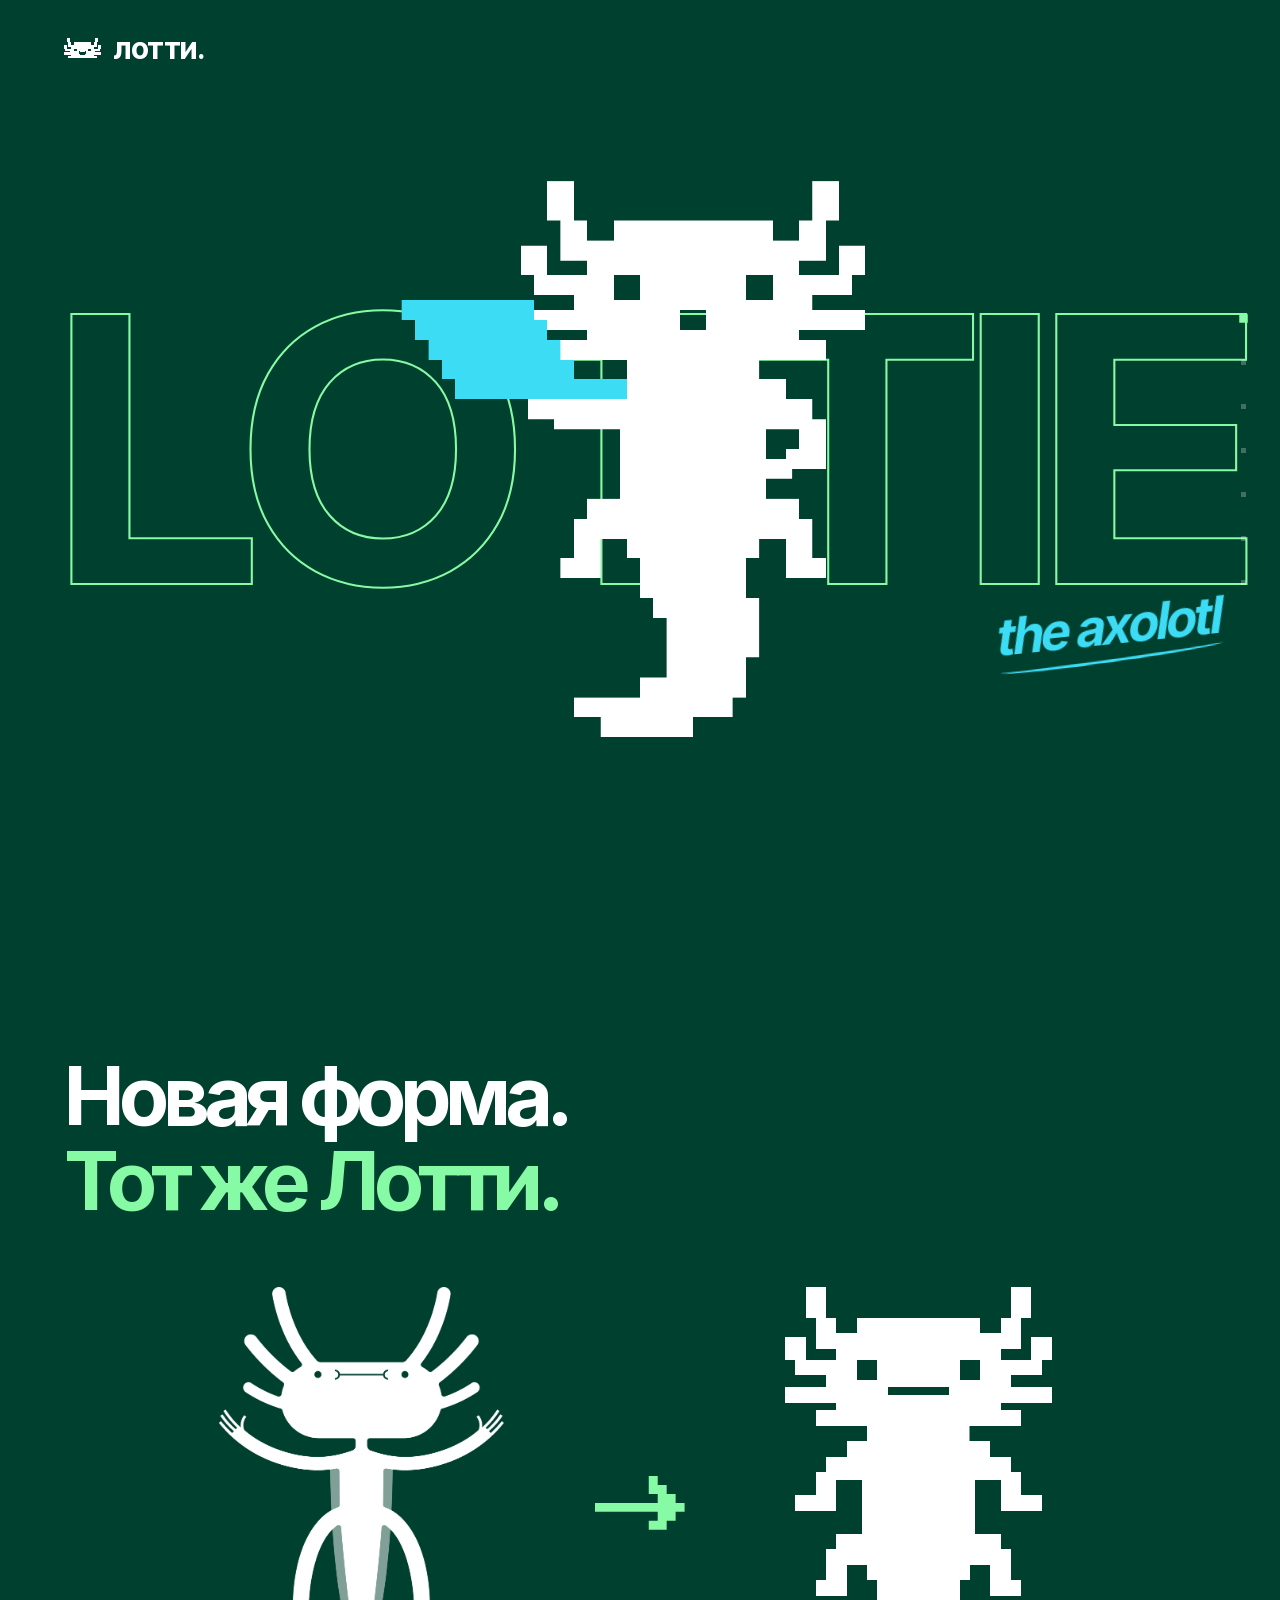
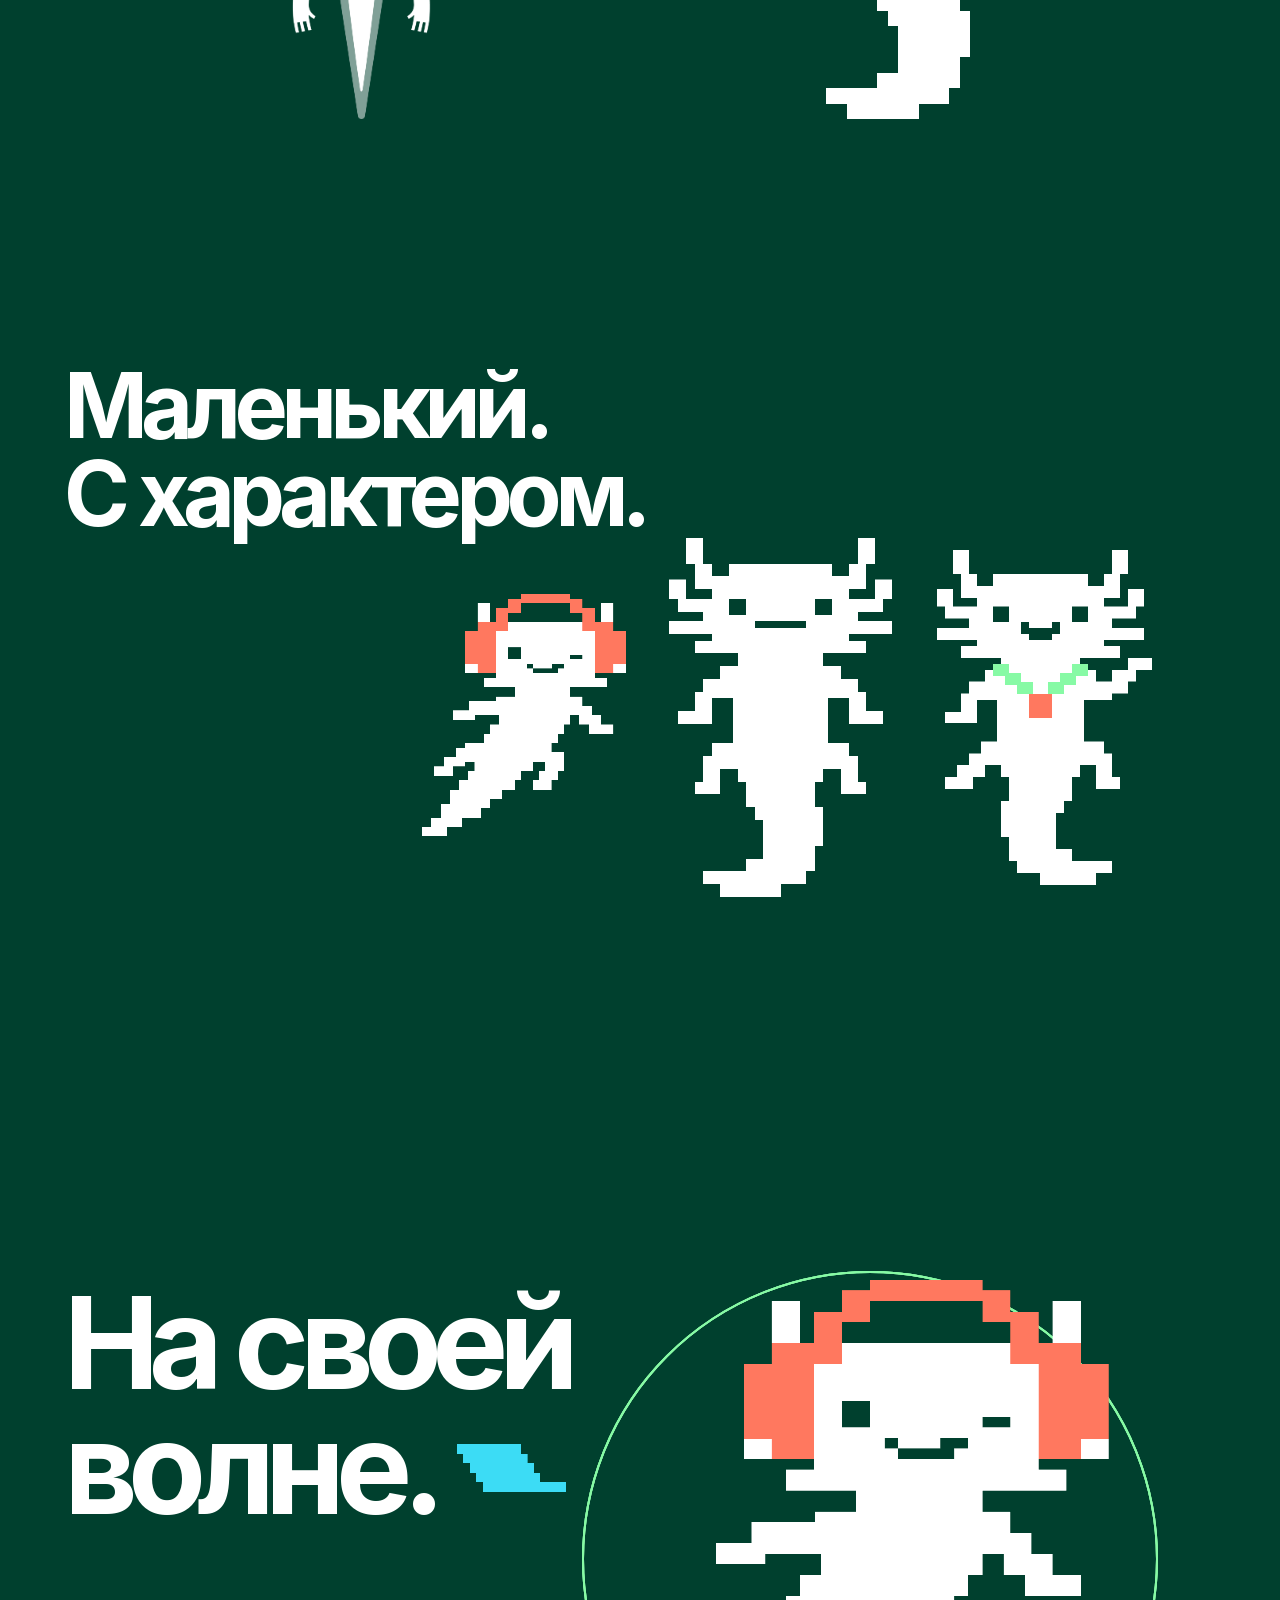
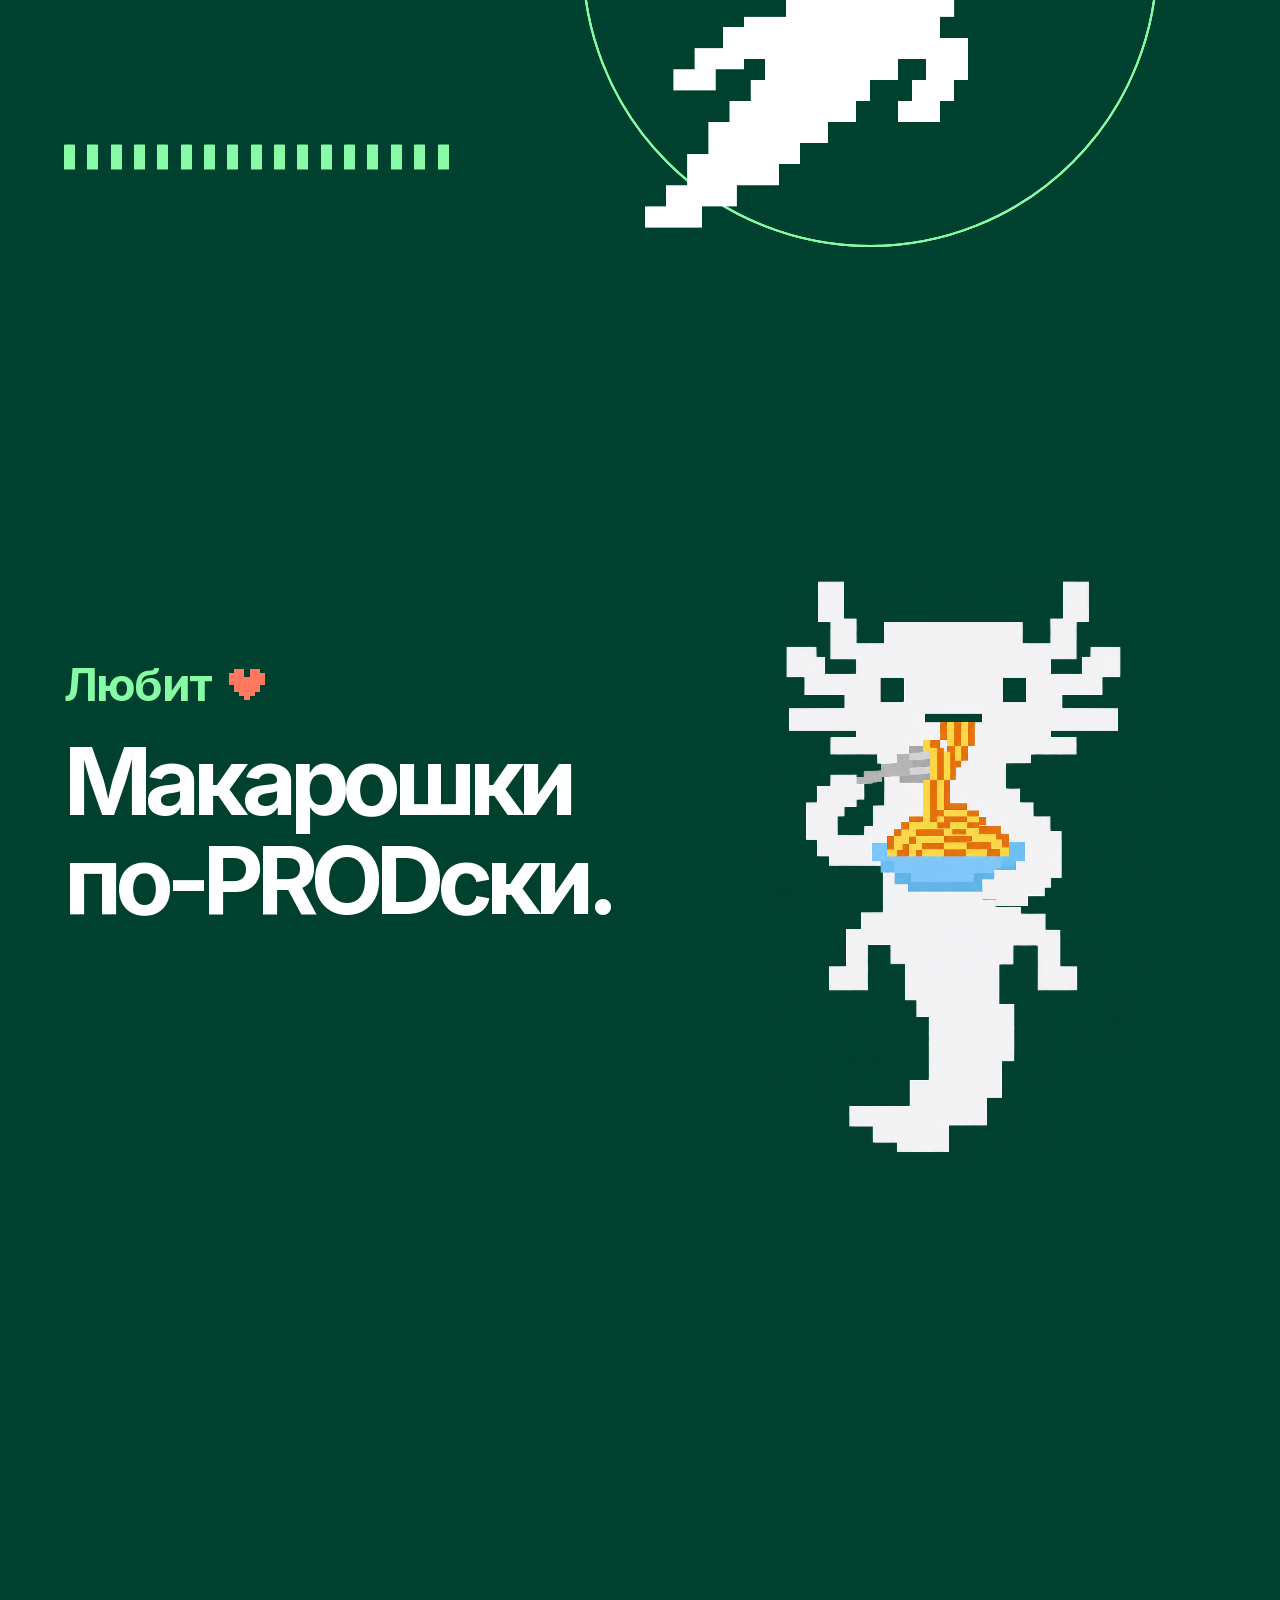
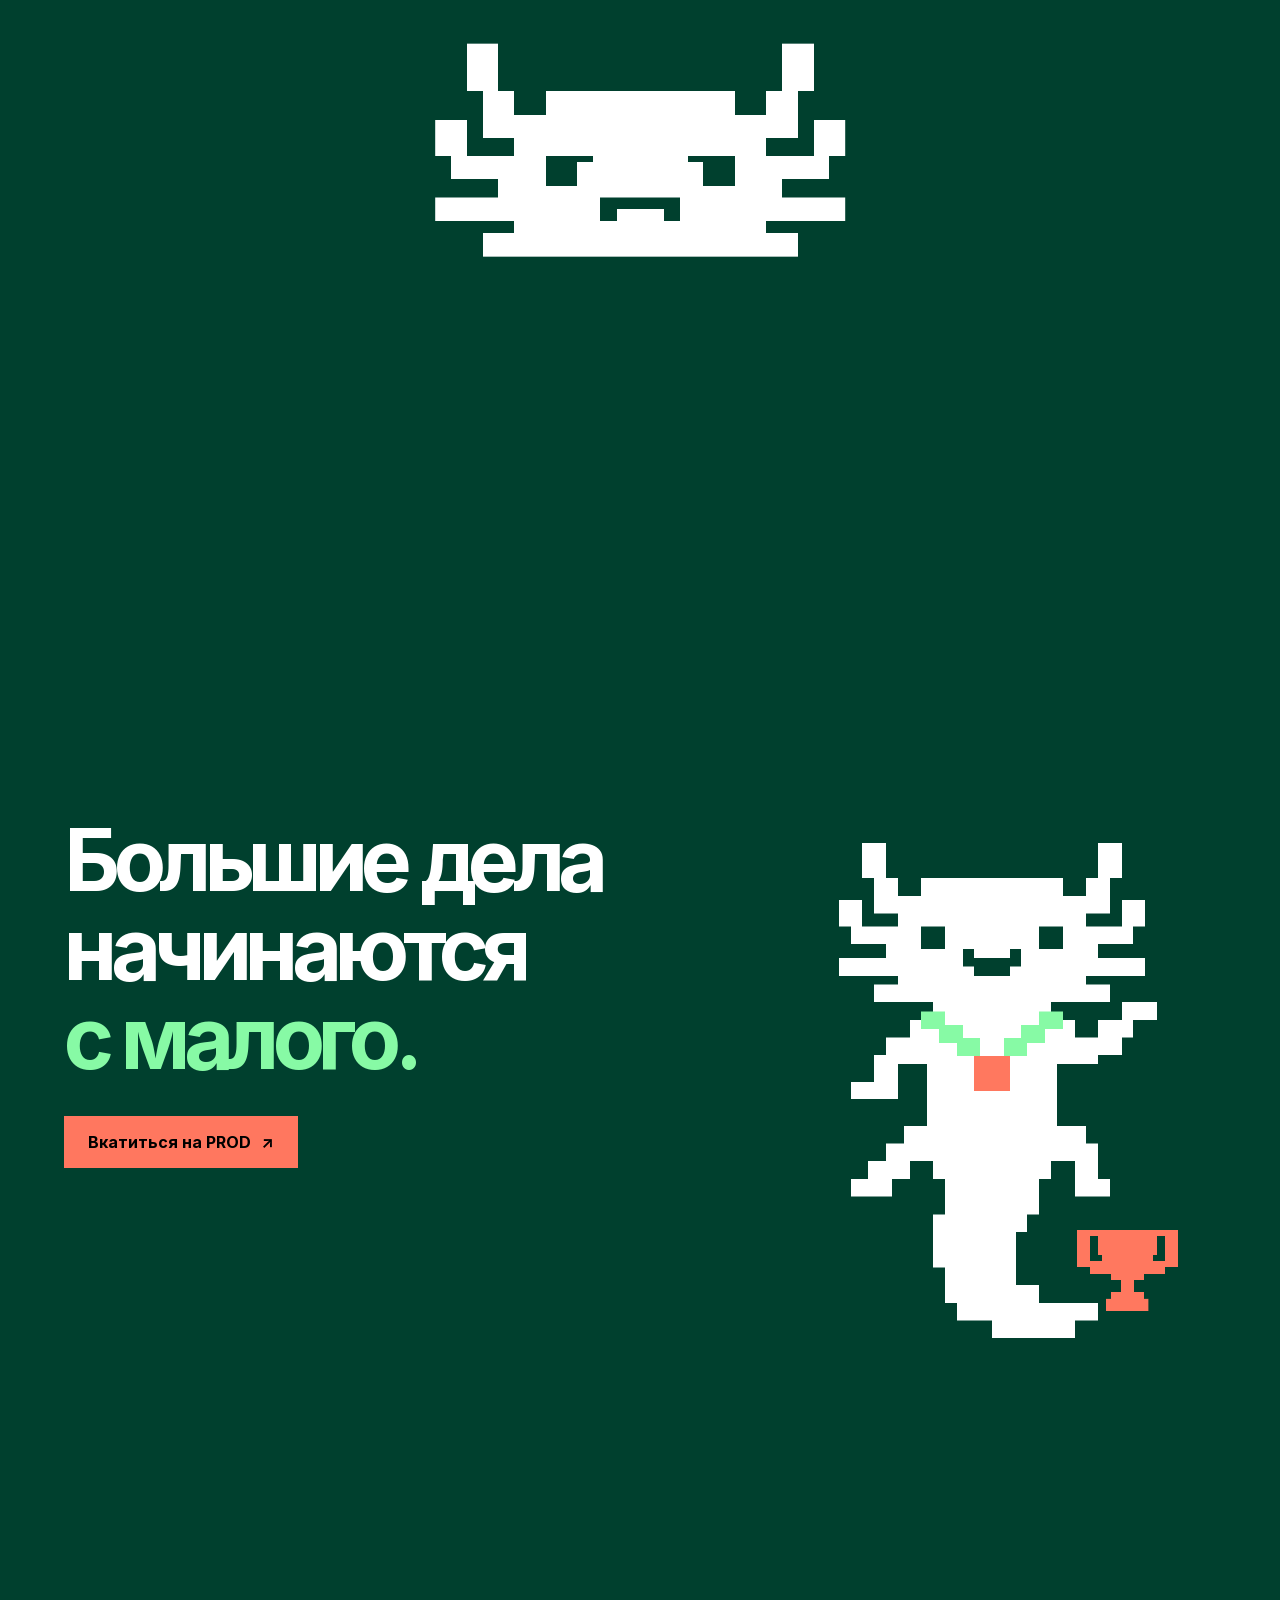
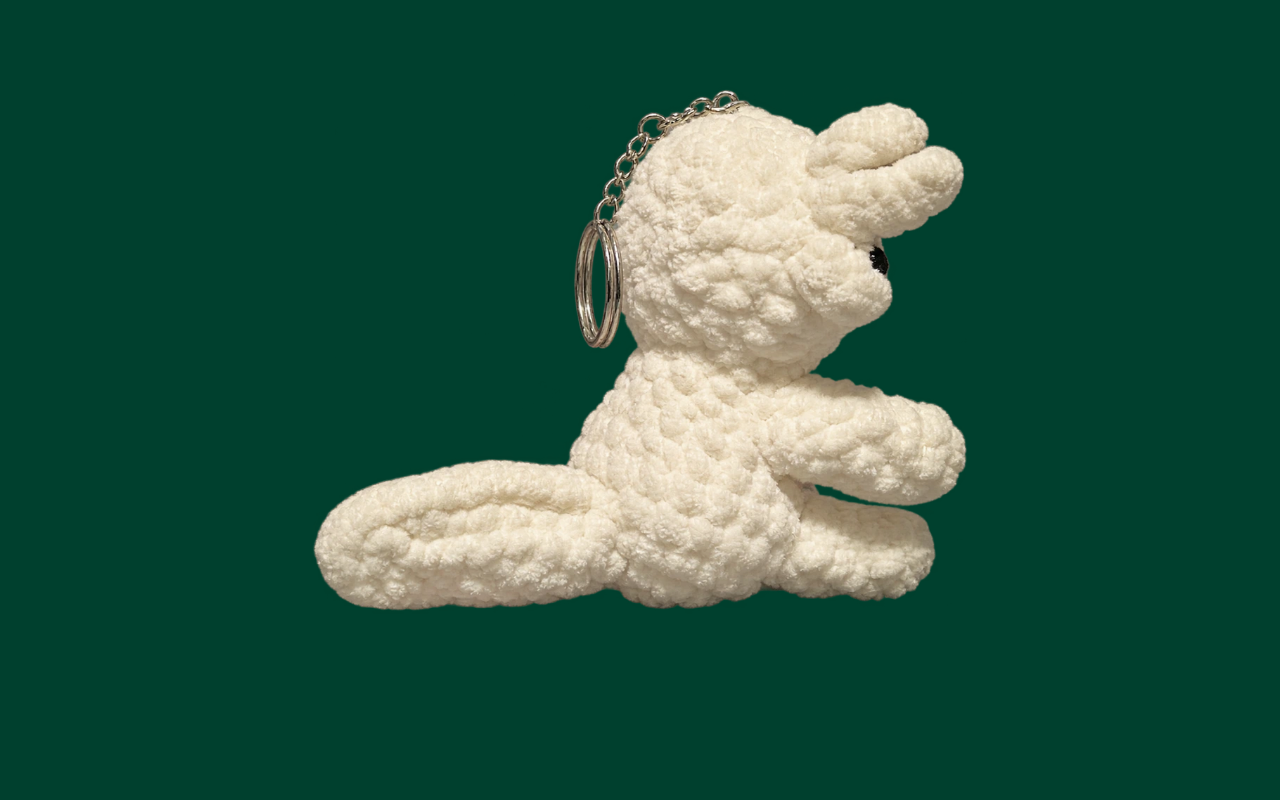
<file: index.html>
<!doctype html>
<html lang="ru" data-type="software">
<head>
  <meta charset="utf-8">
  <meta name="viewport" content="width=device-width, initial-scale=1">
  <meta name="theme-color" content="#00402E">
  <meta name="description" content="Знакомься, Лотти. Маленький аксолотль, большой характер и целая орбита эмоций.">
  <meta name="page-type" content="software"><meta name="site-kind" content="software">
  <meta property="og:title" content="Лотти. Весь спектр эмоций.">
  <meta property="og:description" content="История, характер и целая орбита эмоций любопытного аксолотля.">
  <meta property="og:type" content="website"><meta property="og:image" content="images/lottie/lotti_02.png">
  <title>Лотти.</title>
  <link rel="icon" href="images/favicon.svg" type="image/svg+xml" sizes="any">
  <link rel="preload" href="fonts/Inter-Bold.woff2" as="font" type="font/woff2" crossorigin>
  <link rel="stylesheet" href="style.css"><script src="script.js" defer></script>
</head>
<body>
  <a class="skip-link" href="#hello">К содержанию</a>
  <header class="site-header">
    <a class="wordmark" href="#hello" aria-label="Лотти — в начало"><img src="images/lottie-emoji/emoji_07.png" width="1300" height="675" alt="">лотти.</a>
  </header>
  <main id="main">
    <section class="slide hello is-active" id="hello" aria-labelledby="hello-title">
      <div class="hero-type"><h1 id="hello-title" tabindex="-1" aria-label="LOTTIE"><span aria-hidden="true" style="--letter:0">L</span><span aria-hidden="true" style="--letter:1">O</span><span aria-hidden="true" style="--letter:2">T</span><span aria-hidden="true" style="--letter:3">T</span><span aria-hidden="true" style="--letter:4">I</span><span aria-hidden="true" style="--letter:5">E</span></h1></div>
      <div class="hero-art"><img class="sprite" src="images/lottie/lotti_02.png" width="1253" height="1514" alt="Лотти машет голубым флажком"></div>
      <p class="hero-caption" lang="en">the axolotl</p>
    </section>
    <section class="slide evolution" id="evolution" aria-labelledby="evolution-title">
      <h2 id="evolution-title">Новая форма.<br><span>Тот же Лотти.</span></h2>
      <div class="evolution-stage">
        <img class="evolution-old" src="images/lottie/lottie_old.png" width="1435" height="2174" alt="Старый Лотти — белый аксолотль с плавными линиями">
        <svg class="evolution-arrow" viewBox="0 0 80 48" aria-hidden="true" focusable="false"><path fill="currentColor" d="M48 0h8v8h8v8h8v8h8v8h-8v8h-8v8H48v-8h8v-8H0v-8h56v-8h-8z"/></svg>
        <img class="evolution-new sprite" src="images/lottie/lotti_01.png" width="780" height="1260" alt="Новый Лотти — белый аксолотль в пиксельном стиле">
      </div>
    </section>
    <section class="slide character" id="character" aria-labelledby="character-title">
      <h2 id="character-title">Маленький.<br>С характером.</h2>
      <div class="character-cast">
        <div class="cast-member"><img class="sprite" src="images/lottie/lotti_03.png" width="1251" height="1383" alt="Лотти в наушниках"></div>
        <div class="cast-member"><img class="sprite" src="images/lottie/lotti_01.png" width="780" height="1260" alt="Добродушный Лотти"></div>
        <div class="cast-member"><img class="sprite" src="images/lottie/lotti_04.png" width="840" height="1305" alt="Лотти с медалью"></div>
      </div>
    </section>
    <section class="slide rhythm" id="puzzle" aria-labelledby="rhythm-title">
      <h2 id="rhythm-title">На своей<br><span class="rhythm-title-line">волне. <img class="pixel-object rhythm-note" src="images/emoji/pixel-lightning.png" width="1859" height="820" alt="" aria-hidden="true"></span></h2>
      <div class="sound-rings" aria-hidden="true"><span></span><span></span><span></span></div>
      <div class="rhythm-art"><img class="sprite" src="images/lottie/lotti_03.png" width="1251" height="1383" alt="Лотти в наушниках покачивается в ритм"></div>
      <div class="equalizer" aria-hidden="true"><i style="--beat:0"></i><i style="--beat:1"></i><i style="--beat:2"></i><i style="--beat:3"></i><i style="--beat:4"></i><i style="--beat:5"></i><i style="--beat:6"></i><i style="--beat:7"></i><i style="--beat:8"></i><i style="--beat:9"></i><i style="--beat:10"></i><i style="--beat:11"></i><i style="--beat:12"></i><i style="--beat:13"></i><i style="--beat:14"></i><i style="--beat:15"></i><i style="--beat:16"></i></div>
    </section>
    <section class="slide pasta" id="pasta" aria-labelledby="pasta-title">
      <h2 id="pasta-title"><span>Любит <img class="pixel-object pasta-heart" src="images/emoji/pixel-heart.png" width="957" height="820" alt="" aria-hidden="true"></span>Макарошки<br>по-PRODски.</h2>
      <div class="pasta-scene">
        <img class="pasta-mascot sprite" src="images/lottie/lottie_05.png" width="1086" height="1448" alt="Лотти ест любимые макарошки">
      </div>
    </section>
    <section class="slide moods" id="moods" aria-labelledby="moods-title">
      <div class="emotion-universe" id="emotion-universe">
        <div class="orbit-guide" aria-hidden="true"></div>
        <div class="emotion-orbit" aria-hidden="true">
          <div class="orbit-slot" style="--angle:0deg;--order:0"><div class="orbit-position"><div class="orbit-upright"><img src="images/lottie-emoji/emoji_01.png" width="1300" height="675" alt=""></div></div></div>
          <div class="orbit-slot" style="--angle:30deg;--order:1"><div class="orbit-position"><div class="orbit-upright"><img src="images/lottie-emoji/emoji_02.png" width="1300" height="675" alt=""></div></div></div>
          <div class="orbit-slot" style="--angle:60deg;--order:2"><div class="orbit-position"><div class="orbit-upright"><img src="images/lottie-emoji/emoji_03.png" width="1300" height="675" alt=""></div></div></div>
          <div class="orbit-slot" style="--angle:90deg;--order:3"><div class="orbit-position"><div class="orbit-upright"><img src="images/lottie-emoji/emoji_04.png" width="1300" height="675" alt=""></div></div></div>
          <div class="orbit-slot" style="--angle:120deg;--order:4"><div class="orbit-position"><div class="orbit-upright"><img src="images/lottie-emoji/emoji_05.png" width="1300" height="675" alt=""></div></div></div>
          <div class="orbit-slot" style="--angle:150deg;--order:5"><div class="orbit-position"><div class="orbit-upright"><img src="images/lottie-emoji/emoji_06.png" width="1300" height="675" alt=""></div></div></div>
          <div class="orbit-slot" style="--angle:180deg;--order:6"><div class="orbit-position"><div class="orbit-upright"><img src="images/lottie-emoji/emoji_07.png" width="1300" height="675" alt=""></div></div></div>
          <div class="orbit-slot" style="--angle:210deg;--order:7"><div class="orbit-position"><div class="orbit-upright"><img src="images/lottie-emoji/emoji_08.png" width="1300" height="675" alt=""></div></div></div>
          <div class="orbit-slot" style="--angle:240deg;--order:8"><div class="orbit-position"><div class="orbit-upright"><img src="images/lottie-emoji/emoji_09.png" width="1300" height="675" alt=""></div></div></div>
          <div class="orbit-slot" style="--angle:270deg;--order:9"><div class="orbit-position"><div class="orbit-upright"><img src="images/lottie-emoji/emoji_10.png" width="1300" height="675" alt=""></div></div></div>
          <div class="orbit-slot" style="--angle:300deg;--order:10"><div class="orbit-position"><div class="orbit-upright"><img src="images/lottie-emoji/emoji_11.png" width="1300" height="675" alt=""></div></div></div>
          <div class="orbit-slot" style="--angle:330deg;--order:11"><div class="orbit-position"><div class="orbit-upright"><img src="images/lottie-emoji/emoji_12.png" width="1300" height="675" alt=""></div></div></div>
        </div>
        <img class="emotion-central sprite" id="emotion-central" src="images/lottie-emoji/emoji_01.png" width="1300" height="675" alt="Двенадцать выражений Лотти сменяются и собираются в круг">
        <div class="emotion-title">
          <h2 id="moods-title">Чувствовать.<br>Всё.</h2>
          <div class="mood-memory"><div class="mood-memory-date"><img class="pixel-object" src="images/emoji/pixel-clock.png" width="957" height="820" alt=""><time datetime="2025-11-23">23.11.2025</time></div><p>Москва, ЦУ</p></div>
        </div>
      </div>

      <noscript><style>.emotion-central{display:none}.emotion-title{opacity:1}.orbit-position{transform:translate(-50%,-50%) translateX(var(--radius)) scale(1);opacity:1}.emotion-orbit,.orbit-upright{animation:none}</style></noscript>
    </section>
    <section class="slide finale" id="curiosity" aria-labelledby="finale-title">
      <div class="finale-copy">
        <h2 id="finale-title">Большие дела<br>начинаются<br><span>с малого.</span></h2>
        <a class="prod-button" href="https://prodcontest.com" target="_blank" rel="noopener noreferrer">Вкатиться на PROD <span aria-hidden="true">↗</span></a>
      </div>
      <div class="finale-art"><img class="sprite" src="images/lottie/lotti_04.png" width="840" height="1305" alt="Лотти готов к новым открытиям"><img class="trophy sprite" src="images/emoji/pixel-trophy.png" width="1012" height="820" alt="Пиксельный кубок"></div>
    </section>
    <section class="slide spin-slide" id="spin" aria-label="Лотти вращается" tabindex="-1">
      <img src="images/lottie/lottie_spin.webp" width="1024" height="1024" alt="Вращающийся плюшевый Лотти">
    </section>
  </main>

  <nav class="chapter-nav" aria-label="Слайды"><a href="#hello" aria-label="Знакомство" aria-current="location"><span></span></a><a href="#evolution" aria-label="Из старого Лотти в пиксельного"><span></span></a><a href="#character" aria-label="Характер"><span></span></a><a href="#puzzle" aria-label="На своей волне"><span></span></a><a href="#pasta" aria-label="Макарошки по-PRODски"><span></span></a><a href="#moods" aria-label="Чувствовать всё — 23.11.2025, Москва, ЦУ"><span></span></a><a href="#curiosity" aria-label="Большие дела"><span></span></a></nav>
</body>
</html>
</file>
<file: style.css>
@font-face {
  font-family:Inter;
  src:url('fonts/Inter-Regular.woff2') format('woff2');
  font-weight:400;
  font-display:swap
}
@font-face {
  font-family:Inter;
  src:url('fonts/Inter-Bold.woff2') format('woff2');
  font-weight:700;
  font-display:swap
}
:root {
  --green:#00402e;
  --mint:#87faa5;
  --cyan:#3cdcf5;
  --coral:#ff785f;
  --white:#fff;
  --ink:#111;
  --muted:#b5cec3;
  --edge:clamp(24px,5vw,80px);
  --ease:cubic-bezier(.22,.8,.22,1)
}
* {
  box-sizing:border-box
}
html {
  scroll-snap-type:y mandatory;
  scrollbar-width:none
}
html::-webkit-scrollbar {
  display:none
}
body {
  margin:0;
  background:var(--green);
  color:var(--white);
  font-family:Inter,Arial,sans-serif;
  -webkit-font-smoothing:antialiased
}
.deck-ready {
  overflow:hidden
}
a {
  color:inherit;
  text-decoration:none
}
button {
  font:inherit;
  color:inherit;
  cursor:pointer
}
button:disabled {
  cursor:default
}
a,button {
  touch-action:manipulation;
  -webkit-tap-highlight-color:transparent
}
a:focus-visible,button:focus-visible {
  outline:3px solid var(--cyan);
  outline-offset:5px
}
h1,h2,p {
  margin:0
}
h1,h2 {
  font-weight:700;
  letter-spacing:-.075em;
  line-height:.98
}
img {
  display:block;
  max-width:100%;
  height:auto
}
.sprite,.orbit-slot img,.wordmark img {
  image-rendering:pixelated
}
::selection {
  background:var(--mint);
  color:var(--ink)
}
.skip-link {
  position:fixed;
  top:-100px;
  left:24px;
  z-index:100;
  background:var(--mint);
  color:var(--ink);
  padding:16px
}
.skip-link:focus {
  top:16px
}
.site-header {
  position:fixed;
  inset:0 0 auto;
  height:96px;
  display:flex;
  align-items:center;
  justify-content:space-between;
  padding:0 var(--edge);
  background:var(--green);
  z-index:20;
  pointer-events:none
}
.site-header a {
  pointer-events:auto
}
.wordmark {
  display:flex;
  align-items:center;
  gap:12px;
  font-size:30px;
  letter-spacing:-1.5px;
  font-weight:700;
  min-height:44px
}
.wordmark img {
  width:37px
}
.header-link {
  font-size:12px;
  display:flex;
  align-items:center;
  gap:22px;
  min-height:44px
}
.header-link span {
  font-size:23px;
  color:var(--mint)
}
.slide {
  height:100svh;
  min-height:520px;
  position:relative;
  overflow:hidden;
  scroll-snap-align:start;
  scroll-snap-stop:always;
  padding:110px var(--edge) 100px;
  isolation:isolate
}
.deck-ready .slide {
  height:100dvh;
  min-height:0
}
.hero-type {
  position:absolute;
  left:var(--edge);
  top:50%;
  transform:translateY(-50%);
  z-index:2
}
.hero-type h1 {
  font-size:clamp(90px,13.8vw,220px)
}
.hero-type p {
  font-size:14px;
  margin-top:30px;
  color:var(--muted);
  letter-spacing:-.015em
}
.hero-art {
  position:absolute;
  right:9%;
  top:19%;
  height:65%;
  width:37%;
  z-index:1
}
.hero-art>.sprite {
  height:100%;
  width:100%;
  object-fit:contain
}
.pixel-cross {
  width:30px;
  height:30px;
  position:absolute;
  background:var(--mint);
  clip-path:polygon(38% 0,62% 0,62% 38%,100% 38%,100% 62%,62% 62%,62% 100%,38% 100%,38% 62%,0 62%,0 38%,38% 38%)
}
.cross-a {
  left:-7%;
  top:15%
}
.cross-b {
  right:-7%;
  bottom:20%;
  background:var(--coral);
  width:18px;
  height:18px
}
.slide-cta {
  position:absolute;
  left:var(--edge);
  bottom:130px;
  display:inline-flex;
  align-items:center;
  gap:35px;
  min-height:48px;
  font-size:13px;
  border-bottom:1px solid #ffffff60;
  transition:color .2s,border-color .2s
}
.slide-cta span {
  font-size:23px
}
.slide-cta:hover {
  color:var(--mint);
  border-color:var(--mint)
}
.chapter-nav {
  position:fixed;
  right:15px;
  top:50%;
  transform:translateY(-50%);
  z-index:20
}
.chapter-nav a {
  width:44px;
  height:40px;
  display:grid;
  place-items:center
}
.chapter-nav span {
  width:5px;
  height:5px;
  background:#ffffff40;
  transition:transform .3s,background .3s
}
.chapter-nav a[aria-current] span {
  background:var(--mint);
  transform:scale(1.7)
}
.chapter-nav a:hover span {
  background:white
}
.deck-footer {
  position:fixed;
  inset:auto var(--edge) 24px;
  z-index:20;
  display:flex;
  align-items:center;
  justify-content:space-between;
  pointer-events:none;
  font-size:11px
}
.scroll-hint {
  color:var(--muted);
  display:flex;
  gap:26px;
  align-items:center
}
.scroll-hint>span {
  font-size:20px;
  color:white
}
.chapter-count {
  position:absolute;
  left:50%;
  transform:translateX(-50%);
  display:flex;
  gap:14px;
  align-items:center;
  color:var(--muted);
  font-variant-numeric:tabular-nums
}
.chapter-count>span:first-child {
  color:white
}
.count-rule {
  width:46px;
  height:1px;
  background:#ffffff40
}
.slide-arrows {
  display:flex;
  gap:8px;
  pointer-events:auto
}
.slide-arrows button {
  width:44px;
  height:44px;
  border:1px solid #ffffff40;
  background:var(--green);
  font-size:22px;
  transition:background .2s,color .2s,transform .2s
}
.slide-arrows button:hover:enabled {
  background:var(--mint);
  color:var(--ink)
}
button:active:enabled {
  transform:scale(.96)
}
.slide-arrows button:disabled {
  opacity:.25
}
.deck-progress {
  position:fixed;
  bottom:0;
  left:0;
  right:0;
  height:2px;
  background:#ffffff12;
  z-index:30
}
.deck-progress span {
  display:block;
  height:100%;
  background:var(--mint);
  width:20%;
  transition:width .8s var(--ease)
}
.character>h2 {
  font-size:clamp(48px,6.5vw,105px);
  position:relative;
  z-index:2
}
.character-cast {
  position:absolute;
  left:25%;
  right:10%;
  top:37%;
  bottom:17%;
  display:grid;
  grid-template-columns:1fr 1fr 1fr;
  gap:5%
}
.cast-member {
  position:relative;
  display:flex;
  flex-direction:column;
  align-items:center;
  justify-content:flex-end;
  gap:24px
}
.cast-member img {
  width:100%;
  height:85%;
  object-fit:contain;
  transition:transform .6s var(--ease)
}
.cast-member:nth-child(2) {
  padding-bottom:7%
}
.cast-member span {
  font-size:13px;
  color:var(--muted)
}
.cast-member:hover img {
  transform:translateY(-10px)
}
.puzzle-intro {
  position:absolute;
  left:var(--edge);
  top:22%
}
.puzzle-intro h2 {
  font-size:clamp(70px,10vw,160px)
}
.puzzle-intro p {
  color:var(--muted);
  font-size:14px;
  margin-top:25px
}
.puzzle-game {
  position:absolute;
  right:12%;
  width:44%;
  top:40%;
  transform:translateY(-15%)
}
.sequence {
  display:flex;
  gap:clamp(12px,2vw,40px);
  justify-content:space-between;
  align-items:center;
  font-size:clamp(44px,6vw,96px);
  font-weight:700;
  letter-spacing:-.07em
}
.question {
  color:var(--cyan)
}
.answers {
  display:flex;
  gap:12px;
  margin-top:40px
}
.answers button {
  flex:1;
  height:64px;
  background:transparent;
  border:1px solid #ffffff50;
  font-size:22px;
  transition:background .2s,color .2s,transform .2s
}
.answers button:hover,.answers button[aria-pressed=true] {
  background:var(--cyan);
  border-color:var(--cyan);
  color:var(--ink)
}
.answers button.correct {
  background:var(--mint);
  border-color:var(--mint)
}
.feedback {
  height:48px;
  font-size:12px;
  color:var(--muted);
  line-height:1.6;
  margin-top:24px;
  max-width:360px
}
.puzzle-face {
  position:absolute;
  width:140px;
  height:100px;
  object-fit:contain;
  left:var(--edge);
  bottom:18%
}
.moods {
  padding:0;
  --radius:min(34vw,35vh);
  --head:clamp(64px,9vw,142px)
}
.emotion-universe {
  position:absolute;
  inset:0
}
.emotion-central {
  position:absolute;
  left:50%;
  top:50%;
  width:clamp(200px,32vw,480px);
  height:auto;
  transform:translate(-50%,-50%);
  z-index:3;
  transition:opacity .35s,scale .7s var(--ease);
  scale:1
}
.emotion-title {
  position:absolute;
  inset:0;
  display:flex;
  align-items:center;
  justify-content:center;
  flex-direction:column;
  text-align:center;
  opacity:0;
  transform:scale(.92);
  transition:opacity .7s .25s,transform 1s var(--ease);
  pointer-events:none;
  z-index:2
}
.emotion-title h2 {
  font-size:clamp(54px,7.5vw,116px);
  letter-spacing:-.07em
}
.emotion-title p {
  font-size:12px;
  color:var(--muted);
  max-width:240px;
  line-height:1.6;
  margin-top:24px
}
.emotion-orbit {
  position:absolute;
  inset:0;
  animation:orbit 70s linear infinite;
  animation-play-state:paused
}
.orbit-slot {
  position:absolute;
  left:50%;
  top:50%;
  width:0;
  height:0;
  transform:rotate(var(--angle))
}
.orbit-position {
  position:absolute;
  left:0;
  top:0;
  width:var(--head);
  height:calc(var(--head)*.52);
  transform:translate(-50%,-50%) translateX(0) scale(.3);
  opacity:0;
  transition:transform 1.1s var(--ease),opacity .5s;
  transition-delay:calc(var(--order)*25ms)
}
.orbit-upright {
  height:100%;
  display:flex;
  align-items:center;
  justify-content:center;
  rotate:calc(-1*var(--angle));
  animation:counter-orbit 70s linear infinite;
  animation-play-state:paused
}
.orbit-slot img {
  width:100%;
  height:100%;
  object-fit:contain;
  transition:opacity .25s,scale .4s var(--ease)
}
.orbit-guide {
  position:absolute;
  left:50%;
  top:50%;
  width:calc(var(--radius)*2);
  height:calc(var(--radius)*2);
  border:1px solid #ffffff0c;
  border-radius:50%;
  transform:translate(-50%,-50%);
  opacity:0;
  transition:opacity 1s
}
.moods.is-orbit .emotion-central {
  opacity:0;
  scale:.7;
  pointer-events:none
}
.moods.is-orbit .emotion-title {
  opacity:1;
  transform:scale(1)
}
.moods.is-orbit .orbit-position {
  transform:translate(-50%,-50%) translateX(var(--radius)) scale(1);
  opacity:1
}
.moods.is-orbit .orbit-guide {
  opacity:1
}
.moods.is-orbit .emotion-orbit,.moods.is-orbit .orbit-upright {
  animation-play-state:running
}
.moods.is-paused .emotion-orbit,.moods.is-paused .orbit-upright {
  animation-play-state:paused
}
.moods:not(.is-active) .emotion-orbit,.moods:not(.is-active) .orbit-upright {
  animation-play-state:paused
}
.motion-toggle {
  position:absolute;
  right:var(--edge);
  bottom:100px;
  display:flex;
  align-items:center;
  gap:10px;
  background:transparent;
  border:0;
  color:var(--muted);
  min-height:44px;
  min-width:90px;
  padding:0;
  font-size:11px;
  z-index:5
}
.pause-icon {
  font-size:18px;
  color:white;
  min-width:16px
}
.motion-toggle:hover {
  color:white
}
.finale h2 {
  position:absolute;
  top:24%;
  left:var(--edge);
  font-size:clamp(65px,8.5vw,145px);
  z-index:2
}
.finale h2 span {
  display:block;
  color:var(--mint)
}
.finale-art {
  position:absolute;
  right:6%;
  bottom:12%;
  height:46%;
  width:28%
}
.finale-art>.sprite:first-child {
  height:100%;
  width:100%;
  object-fit:contain
}
.trophy {
  position:absolute;
  bottom:7%;
  right:0;
  width:27%
}
@keyframes orbit {
  to {
    transform:rotate(360deg)
  }
}
@keyframes counter-orbit {
  to {
    transform:rotate(-360deg)
  }
}
@keyframes arrival {
  from {
    opacity:0;
    transform:translateY(26px)
  }
  to {
    opacity:1;
    transform:translateY(0)
  }
}
@keyframes picture-arrival {
  from {
    scale:.94
  }
  to {
    scale:1
  }
}
.react {
  animation:picture-arrival .4s var(--ease)
}
@media(max-width:1024px) {
  .hero-art {
    right:8%;
    width:40%
  }
  .hero-type h1 {
    font-size:14vw
  }
  .character-cast {
    left:22%;
    right:9%;
    top:37%
  }
  .moods {
    --head:clamp(65px,10vw,120px);
    --radius:min(34vw,33vh)
  }
  .emotion-title h2 {
    font-size:8vw
  }
  .puzzle-game {
    right:10%;
    width:46%
  }
  .finale h2 {
    font-size:8.5vw
  }
}
@media(max-width:600px) {
  :root {
    --edge:24px
  }
  .site-header {
    height:78px
  }
  .wordmark {
    font-size:27px;
    gap:9px
  }
  .wordmark img {
    width:30px
  }
  .header-link {
    font-size:10px;
    gap:12px
  }
  .header-link span {
    font-size:19px
  }
  .slide {
    padding-top:100px;
    padding-bottom:94px
  }
  .hero-type {
    top:16%;
    transform:none
  }
  .hero-type h1 {
    font-size:clamp(65px,18vw,108px)
  }
  .hero-type p {
    font-size:11px;
    margin-top:18px;
    max-width:210px;
    line-height:1.5
  }
  .hero-art {
    top:42%;
    height:39%;
    right:12%;
    width:66%
  }
  .cross-a {
    width:23px;
    height:23px;
    top:28%;
    left:-2%
  }
  .cross-b {
    right:-1%
  }
  .slide-cta {
    bottom:98px;
    font-size:12px;
    min-height:44px;
    gap:26px
  }
  .chapter-nav {
    right:0;
    top:52%
  }
  .chapter-nav a {
    width:32px;
    height:32px
  }
  .chapter-nav span {
    width:4px;
    height:4px
  }
  .deck-footer {
    bottom:16px
  }
  .scroll-hint {
    font-size:10px;
    gap:14px
  }
  .scroll-hint>span {
    font-size:17px
  }
  .chapter-count {
    font-size:10px;
    gap:9px;
    left:49%
  }
  .count-rule {
    width:22px
  }
  .slide-arrows {
    gap:6px
  }
  .slide-arrows button {
    width:40px;
    height:44px;
    font-size:19px
  }
  .character>h2 {
    font-size:clamp(40px,11.5vw,66px);
    margin-top:4vh
  }
  .character-cast {
    left:var(--edge);
    right:var(--edge);
    top:42%;
    bottom:20%;
    gap:14px
  }
  .cast-member {
    gap:18px
  }
  .cast-member img {
    height:85%;
    width:100%
  }
  .cast-member span {
    font-size:10px
  }
  .cast-member:nth-child(2) {
    padding-bottom:25%
  }
  .puzzle-intro {
    top:16%
  }
  .puzzle-intro h2 {
    font-size:clamp(60px,17vw,95px)
  }
  .puzzle-intro p {
    font-size:12px;
    margin-top:16px
  }
  .puzzle-game {
    left:var(--edge);
    right:var(--edge);
    width:auto;
    top:47%;
    transform:none
  }
  .sequence {
    font-size:clamp(39px,12vw,65px);
    gap:14px
  }
  .answers {
    margin-top:24px;
    gap:10px
  }
  .answers button {
    height:54px;
    font-size:20px
  }
  .feedback {
    font-size:11px;
    margin-top:17px;
    max-width:280px
  }
  .puzzle-face {
    left:auto;
    right:14%;
    top:26%;
    bottom:auto;
    width:100px;
    height:70px
  }
  .moods {
    --radius:min(35vw,28vh);
    --head:clamp(48px,14vw,76px)
  }
  .emotion-title h2 {
    font-size:clamp(35px,9vw,54px)
  }
  .emotion-title p {
    font-size:10px;
    max-width:150px;
    line-height:1.6;
    margin-top:18px
  }
  .emotion-central {
    width:58vw
  }
  .emotion-universe {
    inset:0 0 5%
  }
  .motion-toggle {
    bottom:98px;
    font-size:10px;
    min-width:74px
  }
  .finale h2 {
    top:19%;
    font-size:clamp(43px,11vw,70px)
  }
  .finale-art {
    height:37%;
    width:60%;
    right:12%;
    bottom:19%
  }
  .trophy {
    right:-2%;
    width:30%
  }
}
@media(max-height:650px) and (min-width:601px) {
  .site-header {
    height:75px
  }
  .hero-type h1 {
    font-size:19vh
  }
  .hero-type p {
    margin-top:20px
  }
  .slide-cta {
    bottom:96px
  }
  .character h2 {
    font-size:11vh
  }
  .character-cast {
    top:30%;
    bottom:16%;
    left:35%
  }
  .puzzle-intro h2 {
    font-size:18vh
  }
  .finale h2 {
    font-size:16vh
  }
  .motion-toggle {
    bottom:80px
  }
  .feedback {
    margin-top:15px
  }
  .answers {
    margin-top:20px
  }
  .answers button {
    height:50px
  }
}
@media(max-height:680px) and (max-width:600px) {
  .hero-type {
    top:16%
  }
  .hero-type h1 {
    font-size:15vw
  }
  .hero-art {
    height:34%;
    top:43%
  }
  .hero-type p {
    margin-top:12px
  }
  .character>h2 {
    margin-top:0;
    font-size:10vw
  }
  .puzzle-intro h2 {
    font-size:14vw
  }
  .puzzle-game {
    top:46%
  }
  .answers {
    margin-top:16px
  }
  .answers button {
    height:46px
  }
  .finale h2 {
    top:18%;
    font-size:10.7vw
  }
  .finale-art {
    height:32%;
    bottom:23%
  }
  .moods {
    --radius:min(35vw,28vh);
    --head:12vw
  }
}
@media(prefers-reduced-motion:reduce) {
  html {
    scroll-behavior:auto
  }
  *,*::before,*::after {
    animation:none!important;
    transition:none!important
  }
  .emotion-central {
    display:none
  }
  .emotion-title {
    opacity:1;
    transform:none
  }
  .orbit-position,.moods.is-orbit .orbit-position {
    transform:translate(-50%,-50%) translateX(var(--radius)) scale(1);
    opacity:1
  }
  .motion-toggle {
    display:none
  }
  .cast-member:hover img,button:active:enabled {
    transform:none
  }
}
@media print {
  .site-header,.chapter-nav,.deck-footer,.deck-progress,.motion-toggle {
    display:none
  }
  .deck-ready {
    overflow:visible
  }
  .slide,.deck-ready .slide {
    height:900px;
    break-after:page
  }
  .emotion-central {
    display:none
  }
  .emotion-title,.orbit-position {
    opacity:1
  }
  .orbit-position {
    transform:translate(-50%,-50%) translateX(var(--radius)) scale(1)
  }
}
/* Keep intrinsic PNG dimensions inside the full-screen cast. */
.character-cast {
  grid-template-rows:minmax(0,1fr)
}
.cast-member {
  min-height:0
}
.cast-member img {
  min-height:0;
  flex:1 1 0;
  height:0
}
.cast-member span {
  flex:none
}
.emotion-title h2 {
  font-size:clamp(46px,5vw,78px)
}
h1[tabindex="-1"]:focus,h2[tabindex="-1"]:focus {
  outline:none
}
@media(max-width:1024px) {
  .emotion-title h2 {
    font-size:6vw
  }
}
@media(max-width:600px) {
  .emotion-title h2 {
    font-size:clamp(29px,8.5vw,48px)
  }
}
@media(max-height:650px) and (min-width:601px) {
  .moods {
    --radius:min(32vw,27vh);
    --head:clamp(48px,8vw,100px)
  }
}
html:not(.deck-ready) .slide-arrows {
  display:none
}
@media(max-height:650px) and (min-width:601px) {
  .hero-type {
    top:43%
  }
  .hero-type h1 {
    font-size:17vh
  }
  .hero-type p {
    margin-top:15px;
    font-size:12px
  }
  .slide-cta {
    bottom:84px
  }
  .character>h2 {
    position:absolute;
    top:28%;
    left:var(--edge);
    font-size:10vh
  }
  .character-cast {
    left:48%;
    top:28%;
    bottom:100px;
    gap:12px
  }
  .puzzle-face {
    left:28%;
    width:90px;
    height:50px;
    bottom:28%
  }
  .finale h2 {
    font-size:13vh;
    top:20%
  }
}

/* Motion-led presentation: one large gesture per scene. */
.hello .hero-type {
  inset:0; display:grid; place-items:center; transform:none; z-index:0;
}
.hello .hero-type h1 {
  font-size:clamp(80px,23vw,440px); letter-spacing:-.075em;
  color:transparent; -webkit-text-stroke:2px var(--mint); line-height:1;
}
.hello .hero-art {
  left:50%; right:auto; top:19%; width:48%; height:64%;
  transform:translateX(-50%); z-index:1; animation:none;
}
.hello .hero-art .sprite { animation:hero-float 4s ease-in-out infinite; }
.hello .hero-type h1 span { display:inline-block; }
.hello.is-active .hero-type h1 span {
  animation:hero-letter-in 950ms var(--ease) both;
  animation-delay:calc(var(--letter) * 85ms);
}
.hello.is-active .hero-art {
  transform-origin:50% 75%;
  animation:hero-mascot-in 1300ms var(--ease) 220ms both;
}
.hero-caption {
  position:absolute;
  top:calc(50% + 10.5vw);
  right:var(--edge);
  z-index:0;
  color:var(--cyan);
  font-size:clamp(22px,4vw,64px);
  font-weight:700;
  font-style:italic;
  letter-spacing:-.065em;
  line-height:1.2;
  white-space:nowrap;
  rotate:-6deg;
  transform-origin:right center;
}
.hero-caption::after {
  content:"";
  position:absolute;
  left:2%;
  right:-2%;
  bottom:-.1em;
  height:.13em;
  border-bottom:3px solid currentColor;
  border-radius:50%;
  rotate:-2deg;
}
.hello.is-active .hero-caption { animation:hero-caption-in 750ms var(--ease) 950ms both; }
@keyframes hero-letter-in {
  from { opacity:0; transform:translateY(.3em) rotate(7deg) scale(.9); }
  to { opacity:1; transform:translateY(0) rotate(0) scale(1); }
}
@keyframes hero-mascot-in {
  0% { opacity:0; transform:translate(-50%,22%) scale(.8) rotate(-9deg); }
  65% { opacity:1; transform:translate(-50%,-2%) scale(1.025) rotate(2deg); }
  100% { opacity:1; transform:translateX(-50%) scale(1) rotate(0); }
}
@keyframes hero-caption-in {
  from { opacity:0; transform:translate(18px,12px) rotate(4deg); }
  to { opacity:1; transform:translate(0,0) rotate(0); }
}
.hello .slide-cta,.finale .slide-cta {
  left:50%; transform:translateX(-50%); bottom:100px;
  border:0; font-size:16px; gap:18px; white-space:nowrap;
}
.character>h2 { position:absolute; top:18%; left:var(--edge); font-size:clamp(48px,7vw,110px); }
.character-cast { left:32%; right:10%; top:32%; bottom:17%; }
.cast-member:nth-child(2) { padding-bottom:0; }
.cast-member { animation:cast-bounce 3.2s ease-in-out infinite; }
.cast-member:nth-child(2) { animation-delay:-1.05s; }
.cast-member:nth-child(3) { animation-delay:-2.1s; }
.puzzle-face { width:clamp(140px,20vw,300px); height:auto; bottom:20%; animation:hero-float 3.6s ease-in-out infinite; }
.sequence .question { display:inline-block; animation:question-hop 2.8s ease-in-out infinite; }
.answers button { border-radius:16px; height:72px; font-size:28px; }
.feedback { font-size:16px; color:var(--mint); }
.finale-art>.sprite:first-child { animation:hero-float 3.8s ease-in-out infinite; }
.finale-art .trophy { animation:trophy-flight 4s ease-in-out infinite; }
.motion-toggle { position:fixed; left:var(--edge); right:auto; bottom:24px; min-width:44px; z-index:25; padding:0 12px; border:1px solid #ffffff40; border-radius:50%; width:44px; justify-content:center; }
.pause-label { display:none; }
.chapter-nav a { height:44px; width:44px; }
.chapter-nav span { border-radius:0; }
.slide-arrows button { border-radius:50%; }
.deck-footer { justify-content:flex-end; }
.slide:not(.is-active) *,body.motion-paused * { animation-play-state:paused!important; }
@keyframes hero-float { 0%,100% { translate:0 6px; } 50% { translate:0 -10px; } }
@keyframes cast-bounce { 0%,100% { translate:0 6px; } 50% { translate:0 -12px; } }
@keyframes question-hop { 0%,75%,100% { translate:0 0; } 85% { translate:0 -14px; } }
@keyframes trophy-flight { 0%,100% { translate:0 0; rotate:-5deg; } 50% { translate:0 -24px; rotate:5deg; } }
@media(max-width:600px) {
  .hello .hero-type h1 { font-size:23vw; -webkit-text-stroke:1.5px var(--mint); }
  .hello .hero-art { width:78%; height:48%; top:27%; }
  .hello .slide-cta,.finale .slide-cta { bottom:110px; font-size:15px; }
  .character>h2 { top:19%; margin:0; font-size:11vw; }
  .character-cast { left:24px; right:40px; top:43%; bottom:23%; gap:8px; }
  .puzzle-face { top:25%; right:15%; width:30%; bottom:auto; }
  .answers button { height:56px; font-size:24px; }
  .feedback { font-size:14px; }
  .motion-toggle { bottom:16px; }
  .chapter-nav { right:0; }
  .chapter-count { left:48%; }
}
@media(prefers-reduced-motion:reduce) {
  .hello .hero-art .sprite,.cast-member,.puzzle-face,.sequence .question,.finale-art .sprite { animation:none; }
}

/* Oversized wordmark and a purely visual third chapter. */
.hello .hero-type h1 { font-size:29vw; letter-spacing:-.085em; transform:scaleX(1.05); }
.motion-toggle { top:26px; bottom:auto; left:auto; right:var(--edge); pointer-events:auto; }
.rhythm h2 { position:absolute; left:var(--edge); top:20%; font-size:clamp(60px,10vw,160px); z-index:3; }
.rhythm-art { position:absolute; left:48%; top:20%; height:62%; width:40%; z-index:2; }
.rhythm-art img { width:100%; height:100%; object-fit:contain; transform-origin:50% 70%; animation:groove 2.4s ease-in-out infinite; }
.sound-rings { position:absolute; left:68%; top:51%; width:min(45vw,65vh); aspect-ratio:1; transform:translate(-50%,-50%); }
.sound-rings span { position:absolute; inset:0; border:2px solid var(--mint); border-radius:50%; animation:sound-wave 3.6s ease-in-out infinite; }
.sound-rings span:nth-child(2) { animation-delay:-1.2s; }
.sound-rings span:nth-child(3) { animation-delay:-2.4s; }
.equalizer { position:absolute; left:var(--edge); bottom:20%; width:30%; height:14%; display:flex; align-items:center; gap:clamp(5px,1vw,16px); }
.equalizer i { flex:1; height:100%; background:var(--mint); border-radius:2px; transform:scaleY(.2); animation:beat 1.2s ease-in-out infinite; animation-delay:calc(var(--beat)*-173ms); }
@keyframes groove { 0%,100% { translate:-3px 2px; rotate:-.7deg; } 50% { translate:3px -4px; rotate:.7deg; } }
@keyframes sound-wave { 0% { scale:.65; opacity:0; } 25% { opacity:.28; } 100% { scale:1.25; opacity:0; } }
@keyframes beat { 0%,100% { transform:scaleY(.2); } 50% { transform:scaleY(.65); } }
@media(min-width:601px) and (max-width:1024px) {
  .rhythm h2 { top:17%; }
  .rhythm-art { left:30%; top:35%; width:50%; height:43%; }
  .sound-rings { left:55%; top:56.5%; width:min(50vw,55vh); }
  .equalizer { left:34%; width:42%; bottom:12%; height:8%; }
}
@media(max-width:600px) {
  .hello .hero-type h1 { font-size:29vw; }
  .motion-toggle { top:17px; bottom:auto; }
  .rhythm h2 { top:17%; font-size:15vw; }
  .rhythm-art { left:20%; top:36%; width:64%; height:39%; }
  .sound-rings { left:52%; top:55.5%; width:65vw; }
  .equalizer { left:22%; width:60%; bottom:14%; height:7%; gap:4px; }
}
@media(prefers-reduced-motion:reduce) {
  .sound-rings span { animation:none; opacity:.2; }
  .sound-rings span:nth-child(2) { scale:.8; }
  .sound-rings span:nth-child(3) { scale:.6; }
  .equalizer i { transform:scaleY(.4); }
  .equalizer i:nth-child(3n) { transform:scaleY(.8); }
}

/* A closing statement, with room for the award-bearing mascot. */
.finale h2 {
  top:24%; font-size:clamp(48px,6.7vw,108px); line-height:1.04;
  max-width:62%;
}
.finale-art { right:8%; bottom:17%; height:57%; width:29%; }
@media(max-width:600px) {
  .finale h2 { top:17%; font-size:11vw; max-width:90%; }
  .finale-art { right:17%; bottom:10%; height:43%; width:57%; }
}
@media(max-height:650px) and (min-width:601px) {
  .finale h2 { top:26%; font-size:11vh; }
}

/* Keep the closing link in the text flow at every viewport size. */
.finale-copy {
  position:absolute;
  top:24%;
  left:var(--edge);
  max-width:62%;
  z-index:2;
}
.finale .finale-copy h2 { position:static; max-width:none; }
.prod-button {
  display:inline-flex;
  align-items:center;
  gap:10px;
  min-height:52px;
  margin-top:32px;
  padding:14px 24px;
  border-radius:0;
  background:#FF775F;
  color:black;
  font-size:16px;
  font-weight:700;
  transition:background .25s,transform .25s var(--ease);
}
.prod-button:hover { background:var(--white); }
.prod-button:active { transform:scale(.96); }
@media(max-width:600px) {
  .finale-copy { top:17%; max-width:90%; }
  .prod-button { margin-top:24px; min-height:48px; padding:12px 20px; font-size:14px; }
  .finale-art { bottom:6%; height:34%; width:48%; right:15%; }
}
@media(max-height:650px) and (min-width:601px) {
  .finale-copy { top:26%; }
  .prod-button { margin-top:20px; }
}
@media(prefers-reduced-motion:reduce) {
  .prod-button:active { transform:none; }
}

/* Bonus slide stays outside the chapter navigation. */
.slide.spin-slide { display:grid; place-items:center; padding:0; }
.spin-slide img { width:min(80vw,80svh,760px); height:auto; }

/* The original silhouette becomes the pixel character. */
.evolution h2 {
  position:absolute;
  top:17%;
  left:var(--edge);
  font-size:clamp(44px,6.4vw,100px);
  line-height:1.04;
  z-index:2;
}
.evolution h2 span { color:var(--mint); }
.evolution-stage {
  position:absolute;
  inset:43% 16% 9%;
  display:grid;
  grid-template-columns:minmax(0,1fr) clamp(40px,7vw,100px) minmax(0,1fr);
  align-items:center;
  justify-items:center;
  gap:clamp(24px,6vw,100px);
}
.evolution-stage img { width:100%; height:100%; min-height:0; object-fit:contain; }
.evolution-arrow { width:100%; height:auto; color:var(--mint); }
.evolution.is-active .evolution-old { animation:evolution-before 650ms var(--ease) both; }
.evolution.is-active .evolution-arrow { animation:evolution-before 450ms var(--ease) 350ms both; }
.evolution.is-active .evolution-new { animation:evolution-pixels 900ms steps(8,end) 650ms both; }
@keyframes evolution-before {
  from { opacity:0; transform:translateX(-16px); }
  to { opacity:1; transform:translateX(0); }
}
@keyframes evolution-pixels {
  from { clip-path:inset(100% 0 0); transform:translateY(16px); }
  to { clip-path:inset(0); transform:translateY(0); }
}
@media(max-width:600px) {
  .evolution h2 { top:20%; font-size:11.5vw; }
  .evolution-stage { inset:43% 13% 15% 8%; gap:16px; grid-template-columns:minmax(0,1fr) 32px minmax(0,1fr); }
}
@media(max-height:500px) and (min-width:601px) {
  .evolution h2 { top:29%; font-size:10vh; }
  .evolution-stage { inset:22% 10% 12% 52%; gap:20px; grid-template-columns:minmax(0,1fr) 40px minmax(0,1fr); }
}
@media(prefers-reduced-motion:reduce) {
  .evolution.is-active .evolution-old,.evolution.is-active .evolution-arrow,.evolution.is-active .evolution-new { animation:none; }
}

/* Favourite food, before the emotions chapter. */
.pasta h2 { position:absolute; left:var(--edge); top:29%; font-size:clamp(44px,7.4vw,118px); line-height:1.04; z-index:2; }
.pasta h2>span { display:block; color:var(--mint); font-size:.48em; letter-spacing:-.04em; margin-bottom:24px; }
.pasta-scene { position:absolute; right:6%; top:19%; width:39%; height:65%; }
.pasta-mascot { position:absolute; left:5%; top:0; width:90%; height:100%; object-fit:contain; }
@media(max-width:600px) {
  .pasta h2 { top:19%; font-size:12vw; }
  .pasta h2>span { font-size:.55em; margin-bottom:18px; }
  .pasta-scene { top:auto; bottom:5%; right:12%; width:72%; height:42%; }
}
@media(max-height:500px) and (min-width:601px) {
  .pasta h2 { top:25%; font-size:15vh; }
}

/* Original pixel objects from slide 8 of the PROD presentation. */
.pixel-object { image-rendering:pixelated; object-fit:contain; }
.character-bulb { position:absolute; right:14%; top:21%; width:clamp(58px,6vw,92px); height:12%; }
@media(min-width:601px) and (max-width:1024px) {
  .character-bulb { top:29%; height:10%; }
}

.pasta h2>span { display:flex; align-items:center; gap:18px; }
.pasta-heart { width:.8em; height:.8em; }
.mood-memory { margin-top:22px; text-align:center; }
.mood-memory-date { display:flex; justify-content:center; align-items:center; gap:10px; color:var(--mint); font-size:18px; font-variant-numeric:tabular-nums; letter-spacing:-.03em; }
.mood-memory-date img { width:22px; height:22px; }
.emotion-title .mood-memory p { margin:8px 0 0; max-width:none; color:var(--muted); font-size:14px; line-height:1.4; }
@media(max-width:600px) {
  .character-bulb { top:37%; right:17%; width:48px; height:8%; }

  .mood-memory { margin-top:16px; }
  .mood-memory-date { font-size:14px; gap:7px; }
  .mood-memory-date img { width:18px; height:18px; }
  .emotion-title .mood-memory p { font-size:12px; margin-top:5px; }
}
@media(max-width:600px) {
  .emotion-title h2 { font-size:clamp(22px,7vw,36px); }
}

/* The blue pixel note beside the music headline; a slight sway for the pasta mascot. */
.rhythm-title-line { display:flex; align-items:center; gap:.16em; }
.rhythm-note { width:.85em; height:.45em; object-fit:contain; flex:none; }
.pasta-mascot { transform-origin:50% 70%; animation:pasta-sway 5s ease-in-out infinite; }
@keyframes pasta-sway {
  0%,100% { translate:0 2px; rotate:-.35deg; }
  50% { translate:0 -2px; rotate:.35deg; }
}
@media(prefers-reduced-motion:reduce) {
  .pasta-mascot { animation:none; }
}
</file>
